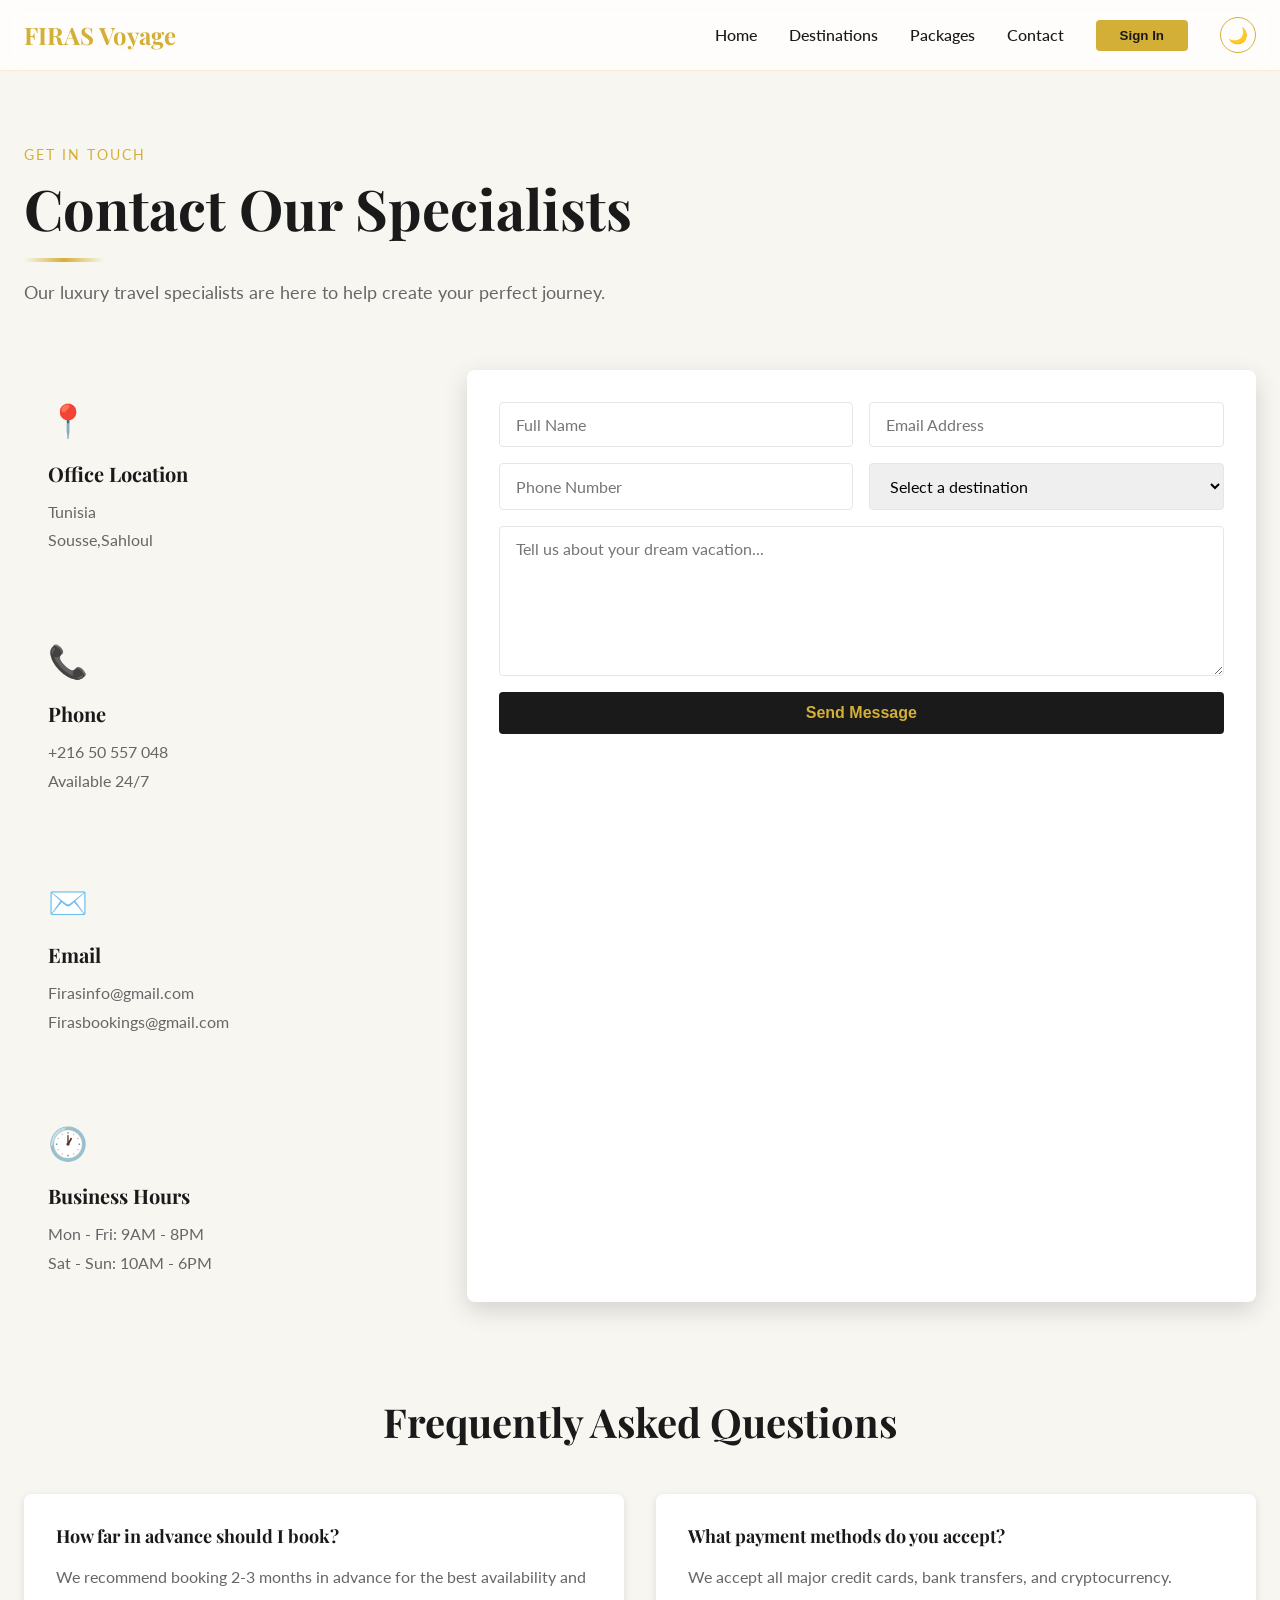
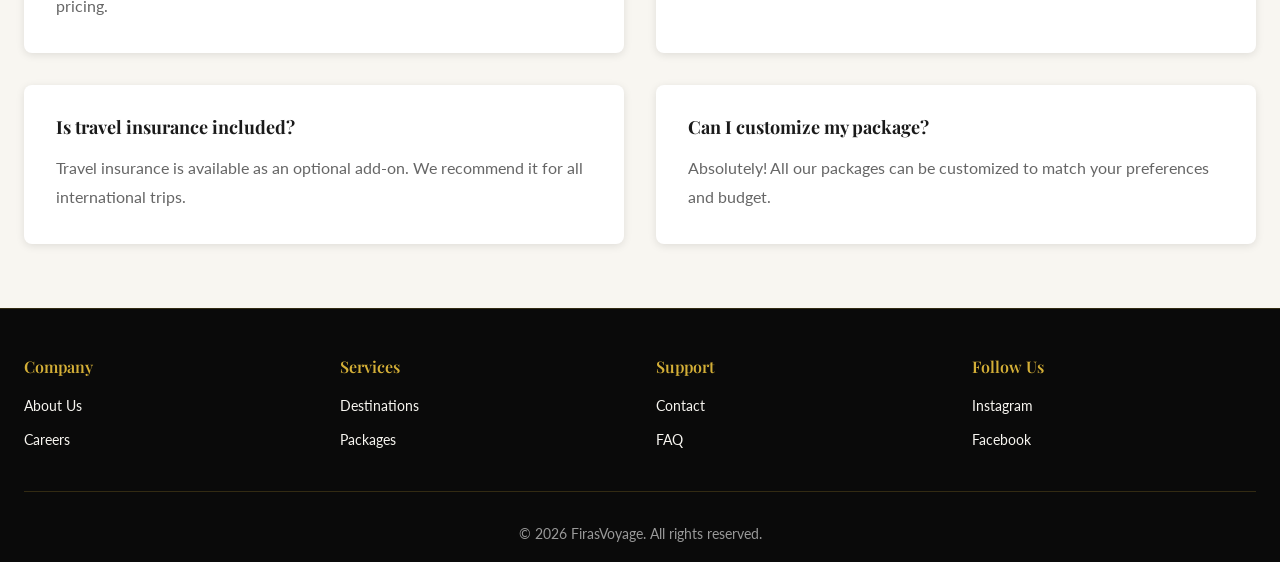
<file: travel-website/contact.html>
<!DOCTYPE html>
<html lang="en">
<head>
    <meta charset="UTF-8">
    <meta name="viewport" content="width=device-width, initial-scale=1.0">
    <title>Contact - FIRAS Voyage</title>
    <link rel="preconnect" href="https://fonts.googleapis.com">
    <link rel="preconnect" href="https://fonts.gstatic.com" crossorigin>
    <link href="https://fonts.googleapis.com/css2?family=Playfair+Display:wght@400;500;600;700;800&family=Lato:wght@300;400;700&display=swap" rel="stylesheet">
    <link rel="stylesheet" href="css/style.css">
</head>

<body>
    <nav class="navbar">
        <div class="nav-container">
            <div class="nav-logo"><a href="index.html" style="text-decoration:none;color:inherit">FIRAS Voyage</a></div>
            <button class="mobile-menu-btn" onclick="toggleMobileMenu()">☰</button>
            <ul class="nav-menu">
                <li><a href="index.html" class="nav-link">Home</a></li>
                <li><a href="destinations.html" class="nav-link">Destinations</a></li>
                <li><a href="packages.html" class="nav-link">Packages</a></li>
                <li><a href="contact.html" class="nav-link active">Contact</a></li>
                <li><button class="nav-signin" onclick="openSignIn()">Sign In</button></li>
                <li><button class="theme-toggle" onclick="toggleTheme()" title="Toggle dark/light mode">🌙</button></li>
            </ul>
        </div>
    </nav>

    <div class="main-container">
        <section id="contact" class="page active">
            <div class="page-header">
                <p class="section-subtitle">Get in Touch</p>
                <h1 class="section-title">Contact Our Specialists</h1>
                <div class="gold-line"></div>
                <p class="page-description">Our luxury travel specialists are here to help create your perfect journey.</p>
            </div>
            <div class="contact-container">
                <div class="contact-info">
                    <div class="info-card"><div class="info-icon">📍</div><h3>Office Location</h3><p>Tunisia<br>Sousse,Sahloul</p></div>
                    <div class="info-card"><div class="info-icon">📞</div><h3>Phone</h3><p>+216 50 557 048<br>Available 24/7</p></div>
                    <div class="info-card"><div class="info-icon">✉️</div><h3>Email</h3><p>Firasinfo@gmail.com<br>Firasbookings@gmail.com</p></div>
                    <div class="info-card"><div class="info-icon">🕐</div><h3>Business Hours</h3><p>Mon - Fri: 9AM - 8PM<br>Sat - Sun: 10AM - 6PM</p></div>
                </div>
                <div class="contact-form-container">
                    <form class="contact-form" onsubmit="handleContactSubmit(event)">
                        <div class="form-row">
                            <input type="text" placeholder="Full Name" required>
                            <input type="email" placeholder="Email Address" required>
                        </div>
                        <div class="form-row">
                            <input type="tel" placeholder="Phone Number">
                            <select required>
                                <option value="">Select a destination</option>
                                <option>Maldives</option><option>Swiss Alps</option>
                                <option>Dubai</option><option>Bali</option>
                                <option>Paris</option><option>Santorini</option>
                                <option>Lebanon</option><option>Tunisia</option>
                                <option>Custom Itinerary</option>
                            </select>
                        </div>
                        <textarea placeholder="Tell us about your dream vacation..." rows="6" required></textarea>
                        <button type="submit" class="btn btn-primary">Send Message</button>
                    </form>
                </div>
            </div>
            <div class="faq-section">
                <h2>Frequently Asked Questions</h2>
                <div class="faq-grid">
                    <div class="faq-item"><h3>How far in advance should I book?</h3><p>We recommend booking 2-3 months in advance for the best availability and pricing.</p></div>
                    <div class="faq-item"><h3>What payment methods do you accept?</h3><p>We accept all major credit cards, bank transfers, and cryptocurrency.</p></div>
                    <div class="faq-item"><h3>Is travel insurance included?</h3><p>Travel insurance is available as an optional add-on. We recommend it for all international trips.</p></div>
                    <div class="faq-item"><h3>Can I customize my package?</h3><p>Absolutely! All our packages can be customized to match your preferences and budget.</p></div>
                </div>
            </div>
        </section>
    </div>

    <div id="signInModal" class="modal">
        <div class="modal-content">
            <span class="close" onclick="closeSignIn()">&times;</span>
            <h2>Welcome Back</h2>
            <form onsubmit="handleSignIn(event)">
                <input type="email" placeholder="Email Address" required>
                <input type="password" placeholder="Password" required>
                <button type="submit" class="btn btn-gold">Sign In</button>
            </form>
            <button class="btn btn-secondary" onclick="closeSignIn()">Cancel</button>
        </div>
    </div>

    <footer class="footer">
        <div class="footer-content">
            <div class="footer-section"><h4>Company</h4><ul><li><a href="#">About Us</a></li><li><a href="#">Careers</a></li></ul></div>
            <div class="footer-section"><h4>Services</h4><ul><li><a href="destinations.html">Destinations</a></li><li><a href="packages.html">Packages</a></li></ul></div>
            <div class="footer-section"><h4>Support</h4><ul><li><a href="contact.html">Contact</a></li><li><a href="#">FAQ</a></li></ul></div>
            <div class="footer-section"><h4>Follow Us</h4><ul><li><a href="#">Instagram</a></li><li><a href="#">Facebook</a></li></ul></div>
        </div>
        <div class="footer-bottom"><p>&copy; 2026 FirasVoyage. All rights reserved.</p></div>
    </footer>

    <script src="js/main.js"></script>
</body>
</html>
</file>
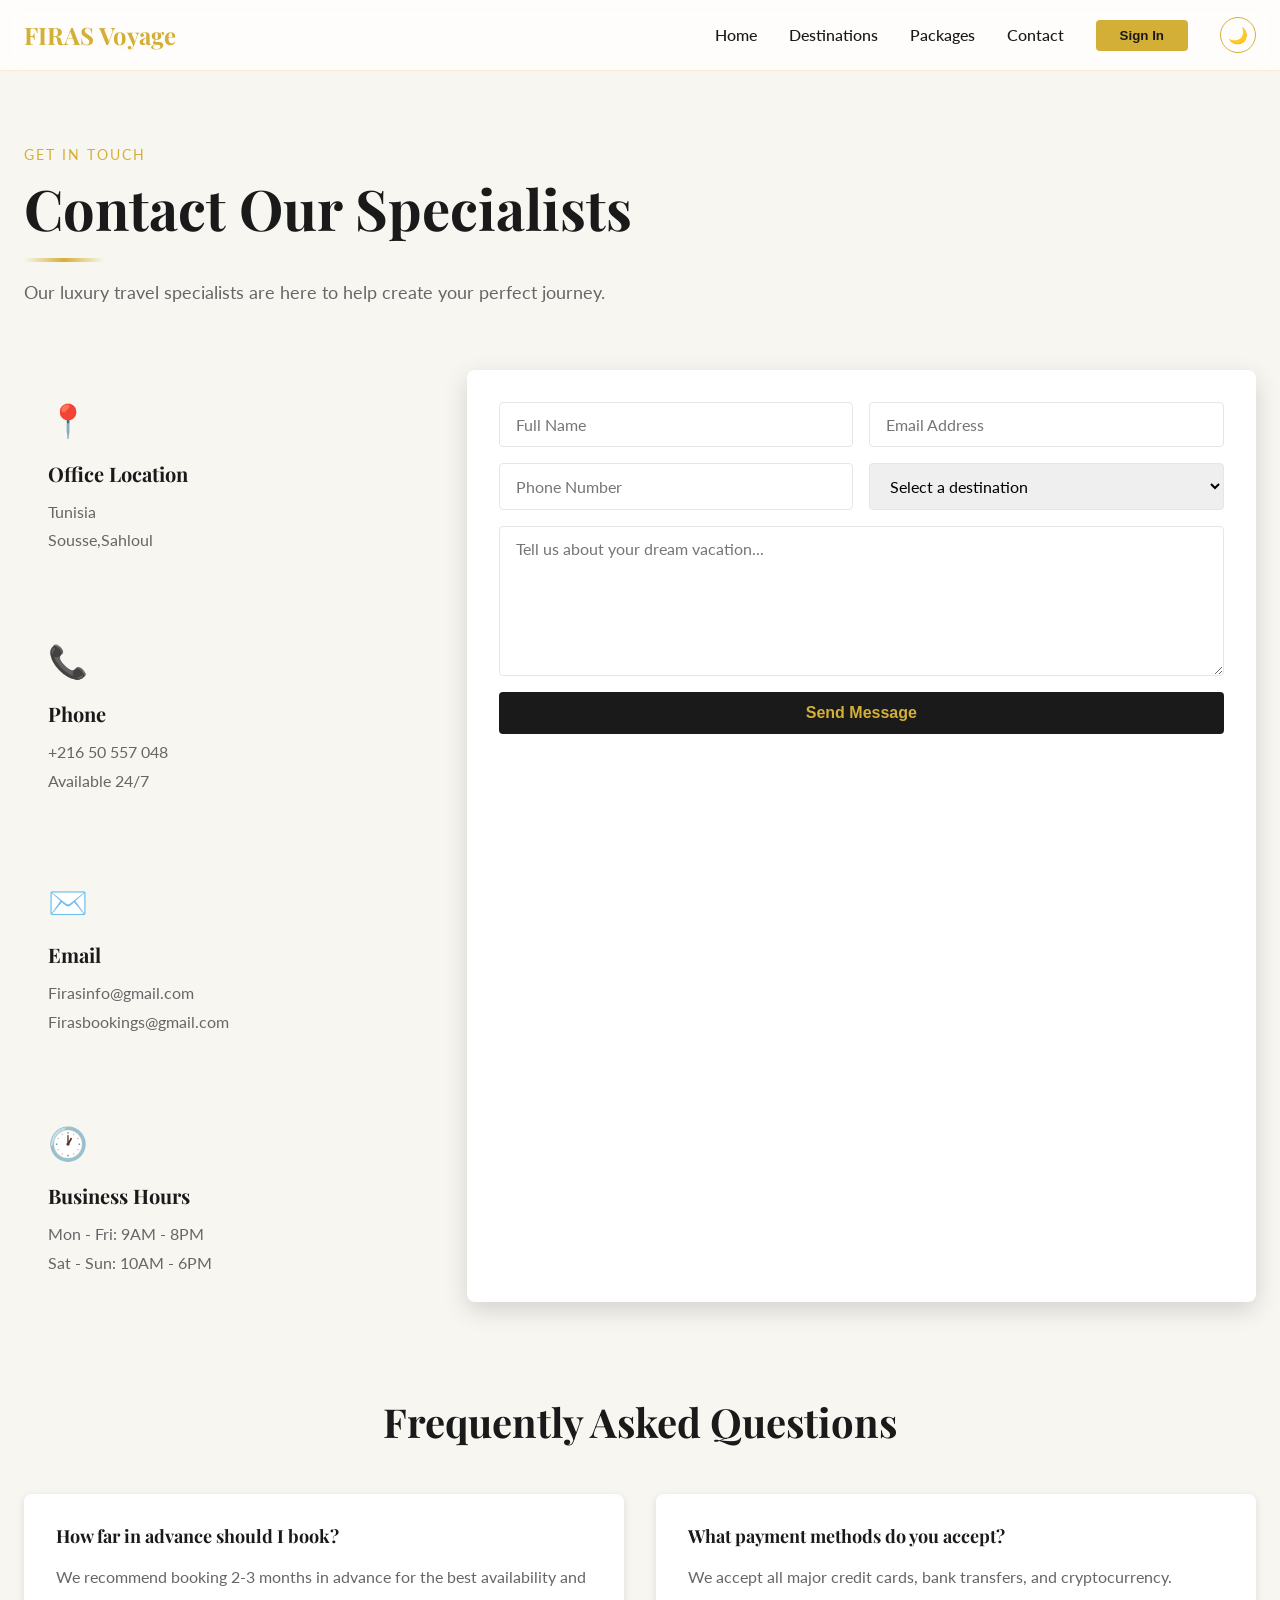
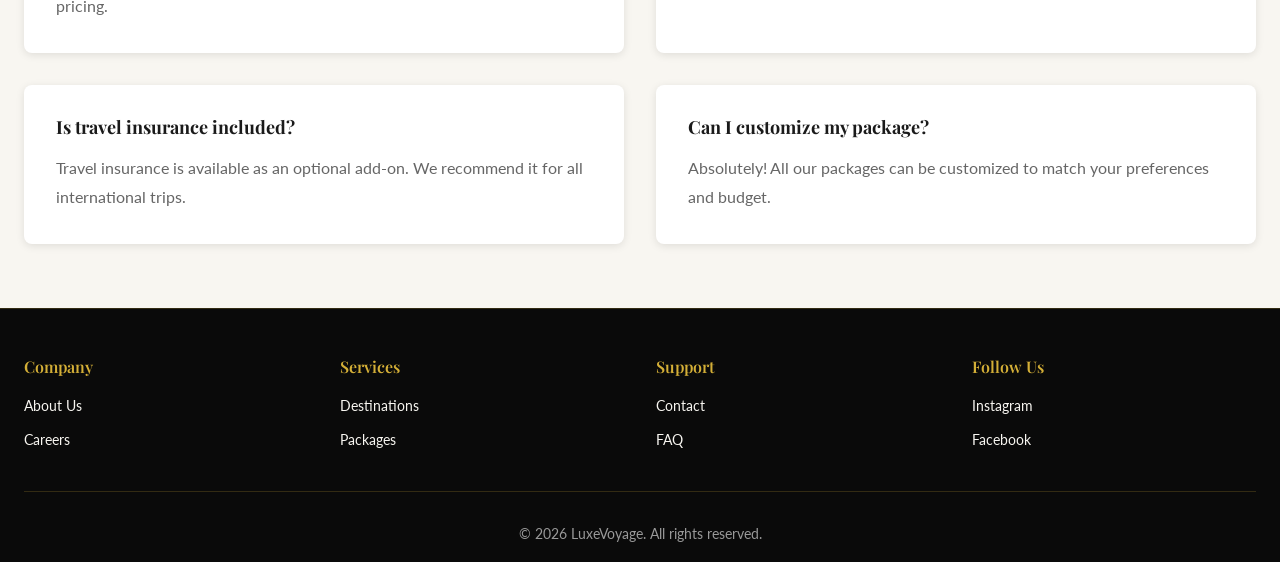
<file: travel-website/html/contact.html>
<!DOCTYPE html>
<html lang="en">
<head>
    <meta charset="UTF-8">
    <meta name="viewport" content="width=device-width, initial-scale=1.0">
    <title>Contact - FIRAS Voyage</title>
    <link rel="preconnect" href="https://fonts.googleapis.com">
    <link rel="preconnect" href="https://fonts.gstatic.com" crossorigin>
    <link href="https://fonts.googleapis.com/css2?family=Playfair+Display:wght@400;500;600;700;800&family=Lato:wght@300;400;700&display=swap" rel="stylesheet">
    <link rel="stylesheet" href="../css/style.css">
</head>

<body>
    <nav class="navbar">
        <div class="nav-container">
            <div class="nav-logo"><a href="index.html" style="text-decoration:none;color:inherit">FIRAS Voyage</a></div>
            <button class="mobile-menu-btn" onclick="toggleMobileMenu()">☰</button>
            <ul class="nav-menu">
                <li><a href="index.html" class="nav-link">Home</a></li>
                <li><a href="destinations.html" class="nav-link">Destinations</a></li>
                <li><a href="packages.html" class="nav-link">Packages</a></li>
                <li><a href="contact.html" class="nav-link active">Contact</a></li>
                <li><button class="nav-signin" onclick="openSignIn()">Sign In</button></li>
                <li><button class="theme-toggle" onclick="toggleTheme()" title="Toggle dark/light mode">🌙</button></li>
            </ul>
        </div>
    </nav>

    <div class="main-container">
        <section id="contact" class="page active">
            <div class="page-header">
                <p class="section-subtitle">Get in Touch</p>
                <h1 class="section-title">Contact Our Specialists</h1>
                <div class="gold-line"></div>
                <p class="page-description">Our luxury travel specialists are here to help create your perfect journey.</p>
            </div>
            <div class="contact-container">
                <div class="contact-info">
                    <div class="info-card"><div class="info-icon">📍</div><h3>Office Location</h3><p>Tunisia<br>Sousse,Sahloul</p></div>
                    <div class="info-card"><div class="info-icon">📞</div><h3>Phone</h3><p>+216 50 557 048<br>Available 24/7</p></div>
                    <div class="info-card"><div class="info-icon">✉️</div><h3>Email</h3><p>Firasinfo@gmail.com<br>Firasbookings@gmail.com</p></div>
                    <div class="info-card"><div class="info-icon">🕐</div><h3>Business Hours</h3><p>Mon - Fri: 9AM - 8PM<br>Sat - Sun: 10AM - 6PM</p></div>
                </div>
                <div class="contact-form-container">
                    <form class="contact-form" onsubmit="handleContactSubmit(event)">
                        <div class="form-row">
                            <input type="text" placeholder="Full Name" required>
                            <input type="email" placeholder="Email Address" required>
                        </div>
                        <div class="form-row">
                            <input type="tel" placeholder="Phone Number">
                            <select required>
                                <option value="">Select a destination</option>
                                <option>Maldives</option><option>Swiss Alps</option>
                                <option>Dubai</option><option>Bali</option>
                                <option>Paris</option><option>Santorini</option>
                                <option>Lebanon</option><option>Tunisia</option>
                                <option>Custom Itinerary</option>
                            </select>
                        </div>
                        <textarea placeholder="Tell us about your dream vacation..." rows="6" required></textarea>
                        <button type="submit" class="btn btn-primary">Send Message</button>
                    </form>
                </div>
            </div>
            <div class="faq-section">
                <h2>Frequently Asked Questions</h2>
                <div class="faq-grid">
                    <div class="faq-item"><h3>How far in advance should I book?</h3><p>We recommend booking 2-3 months in advance for the best availability and pricing.</p></div>
                    <div class="faq-item"><h3>What payment methods do you accept?</h3><p>We accept all major credit cards, bank transfers, and cryptocurrency.</p></div>
                    <div class="faq-item"><h3>Is travel insurance included?</h3><p>Travel insurance is available as an optional add-on. We recommend it for all international trips.</p></div>
                    <div class="faq-item"><h3>Can I customize my package?</h3><p>Absolutely! All our packages can be customized to match your preferences and budget.</p></div>
                </div>
            </div>
        </section>
    </div>

    <div id="signInModal" class="modal">
        <div class="modal-content">
            <span class="close" onclick="closeSignIn()">&times;</span>
            <h2>Welcome Back</h2>
            <form onsubmit="handleSignIn(event)">
                <input type="email" placeholder="Email Address" required>
                <input type="password" placeholder="Password" required>
                <button type="submit" class="btn btn-gold">Sign In</button>
            </form>
            <button class="btn btn-secondary" onclick="closeSignIn()">Cancel</button>
        </div>
    </div>

    <footer class="footer">
        <div class="footer-content">
            <div class="footer-section"><h4>Company</h4><ul><li><a href="#">About Us</a></li><li><a href="#">Careers</a></li></ul></div>
            <div class="footer-section"><h4>Services</h4><ul><li><a href="destinations.html">Destinations</a></li><li><a href="packages.html">Packages</a></li></ul></div>
            <div class="footer-section"><h4>Support</h4><ul><li><a href="contact.html">Contact</a></li><li><a href="#">FAQ</a></li></ul></div>
            <div class="footer-section"><h4>Follow Us</h4><ul><li><a href="#">Instagram</a></li><li><a href="#">Facebook</a></li></ul></div>
        </div>
        <div class="footer-bottom"><p>&copy; 2026 LuxeVoyage. All rights reserved.</p></div>
    </footer>

    <script src="../js/main.js"></script>
</body>
</html>
</file>
<file: travel-website/css/style.css>
:root {
    --primary-color: #1a1a1a;
    --gold-color: #d4af37;
    --cream-color: #f8f6f1;
    --light-gray: #e8e6e1;
    --dark-gray: #2a2a2a;
    --text-dark: #1a1a1a;
    --text-light: #f8f6f1;
    --border-color: rgba(212, 175, 55, 0.2);
    
    --font-serif: 'Playfair Display', serif;
    --font-sans: 'Lato', sans-serif;
    
    --transition: all 0.3s ease-out;
    --shadow-sm: 0 2px 8px rgba(0, 0, 0, 0.1);
    --shadow-md: 0 8px 24px rgba(0, 0, 0, 0.15);
    --shadow-lg: 0 16px 48px rgba(0, 0, 0, 0.2);
}

/* ========== GLOBAL STYLES ========== */
* {
    margin: 0;
    padding: 0;
    box-sizing: border-box;
}

html {
    scroll-behavior: smooth;
}

body {
    font-family: var(--font-sans);
    color: var(--text-dark);
    background-color: var(--cream-color);
    line-height: 1.6;
    overflow-x: hidden;
}

h1, h2, h3, h4, h5, h6 {
    font-family: var(--font-serif);
    font-weight: 700;
    line-height: 1.2;
}

a {
    color: var(--gold-color);
    text-decoration: none;
    transition: var(--transition);
}

a:hover {
    color: var(--text-dark);
}

/* ========== LOADING SCREEN ========== */
.loading-screen {
    position: fixed;
    top: 0;
    left: 0;
    width: 100%;
    height: 100%;
    background: linear-gradient(to bottom, #1a1a1a, #2a2a2a);
    display: flex;
    align-items: center;
    justify-content: center;
    z-index: 9999;
    animation: fadeOutLoading 0.5s ease-out 3.5s forwards;
}

@keyframes fadeOutLoading {
    from {
        opacity: 1;
        visibility: visible;
    }
    to {
        opacity: 0;
        visibility: hidden;
    }
}

.loading-content {
    text-align: center;
}

.airplane-animation {
    width: 100px;
    height: 100px;
    margin-bottom: 32px;
    animation: pulse 1s ease-in-out infinite;
}

@keyframes pulse {
    0%, 100% { opacity: 0.8; }
    50% { opacity: 1; }
}

.loading-title {
    font-size: 2.5rem;
    color: var(--gold-color);
    margin-bottom: 16px;
    letter-spacing: 2px;
}

.loading-text {
    font-size: 1.125rem;
    color: var(--text-light);
    letter-spacing: 1px;
}

/* ========== NAVIGATION ========== */
.navbar {
    position: fixed;
    top: 0;
    width: 100%;
    background: rgba(255, 255, 255, 0.8);
    backdrop-filter: blur(10px);
    border-bottom: 1px solid var(--border-color);
    z-index: 1000;
    padding: 1rem 0;
}

.nav-container {
    max-width: 1280px;
    margin: 0 auto;
    padding: 0 1.5rem;
    display: flex;
    justify-content: space-between;
    align-items: center;
}

.nav-logo {
    font-family: var(--font-serif);
    font-size: 1.5rem;
    font-weight: 700;
    color: var(--gold-color);
}

.nav-menu {
    display: flex;
    list-style: none;
    gap: 2rem;
    align-items: center;
}
.mobile-menu-btn {
    display: none;
}

.nav-link {
    color: var(--text-dark);
    font-weight: 500;
    cursor: pointer;
    transition: var(--transition);
}

.nav-link:hover {
    color: var(--gold-color);
}

.nav-signin {
    padding: 0.5rem 1.5rem;
    background-color: var(--gold-color);
    color: var(--text-dark);
    border: none;
    border-radius: 4px;
    font-weight: 600;
    cursor: pointer;
    transition: var(--transition);
}

.nav-signin:hover {
    background-color: #c99a2e;
}

/* ========== MAIN CONTAINER ========== */
.main-container {
    margin-top: 80px;
}

.page {
    display: none;
    animation: fadeIn 0.5s ease-out;
}

.page.active {
    display: block;
}

@keyframes fadeIn {
    from {
        opacity: 0;
        transform: translateY(20px);
    }
    to {
        opacity: 1;
        transform: translateY(0);
    }
}

/* ========== PAGE HEADER ========== */
.page-header {
    max-width: 1280px;
    margin: 0 auto;
    padding: 4rem 1.5rem 2rem;
}

.section-subtitle {
    color: var(--gold-color);
    font-size: 0.875rem;
    letter-spacing: 2px;
    text-transform: uppercase;
    margin-bottom: 0.5rem;
}

.section-title {
    font-size: 3.5rem;
    color: var(--text-dark);
    margin-bottom: 1rem;
}

.gold-line {
    width: 80px;
    height: 4px;
    background: linear-gradient(to right, transparent, var(--gold-color), transparent);
    margin: 1rem 0;
}

.page-description {
    font-size: 1.125rem;
    color: #666;
    max-width: 600px;
    margin-top: 1rem;
}

/* ========== HERO SECTION ========== */
.hero {
    max-width: 1280px;
    margin: 0 auto;
    padding: 4rem 1.5rem;
}

.hero-content {
    display: grid;
    grid-template-columns: 1fr 1fr;
    gap: 3rem;
    align-items: center;
}

.hero-subtitle {
    color: var(--gold-color);
    font-size: 0.875rem;
    letter-spacing: 2px;
    text-transform: uppercase;
    margin-bottom: 1rem;
}

.hero-title {
    font-size: 3.5rem;
    color: var(--text-dark);
    margin-bottom: 1.5rem;
    line-height: 1.1;
}

.hero-description {
    font-size: 1.125rem;
    color: #666;
    margin-bottom: 2rem;
    line-height: 1.8;
}

.hero-buttons {
    display: flex;
    gap: 1rem;
}

.hero-image {
    position: relative;
    border-radius: 8px;
    overflow: hidden;
    box-shadow: var(--shadow-lg);
    height: 400px;
}

.hero-image img {
    width: 100%;
    height: 100%;
    object-fit: cover;
    transition: var(--transition);
}

.hero-image:hover img {
    transform: scale(1.05);
}

/* ========== BUTTONS ========== */
.btn {
    padding: 0.75rem 2rem;
    border: none;
    border-radius: 4px;
    font-weight: 600;
    cursor: pointer;
    transition: var(--transition);
    font-size: 1rem;
}

.btn-primary {
    background-color: var(--text-dark);
    color: var(--gold-color);
}

.btn-primary:hover {
    background-color: var(--dark-gray);
    transform: translateY(-2px);
}

.btn-secondary {
    background-color: transparent;
    color: var(--text-dark);
    border: 2px solid var(--gold-color);
}

.btn-secondary:hover {
    background-color: rgba(212, 175, 55, 0.1);
}
.btn-outline {
    background-color: transparent;
    color: var(--text-dark);
    border: 2px solid var(--gold-color);
}
.btn-outline:hover {
    background-color: rgba(212, 175, 55, 0.1);
}
.btn-gold {
    background-color: var(--gold-color);
    color: var(--text-dark);
}

.btn-gold:hover {
    background-color: #c99a2e;
}

/* ========== FEATURED DESTINATIONS ========== */
.featured-destinations {
    background-color: white;
    padding: 4rem 1.5rem;
}

.featured-destinations .section-header {
    max-width: 1280px;
    margin: 0 auto 3rem;
    padding: 0;
}

.destinations-grid {
    max-width: 1280px;
    margin: 0 auto;
    display: grid;
    grid-template-columns: repeat(3, 1fr);
    gap: 2rem;
}

.destination-card {
    background: white;
    border-radius: 8px;
    overflow: hidden;
    box-shadow: var(--shadow-md);
    transition: var(--transition);
    cursor: pointer;
    animation: slideInUp 0.6s ease-out;
}

@keyframes slideInUp {
    from {
        opacity: 0;
        transform: translateY(30px);
    }
    to {
        opacity: 1;
        transform: translateY(0);
    }
}

.destination-card:hover {
    box-shadow: var(--shadow-lg);
    transform: translateY(-8px);
}

.destination-card img {
    width: 100%;
    height: 250px;
    object-fit: cover;
    transition: var(--transition);
}

.destination-card:hover img {
    transform: scale(1.1);
}

.destination-card h3 {
    font-size: 1.5rem;
    padding: 1.5rem 1.5rem 0.5rem;
    color: var(--text-dark);
}

.destination-card p {
    padding: 0 1.5rem;
    color: #666;
    font-size: 0.95rem;
}

.destination-card .price {
    display: block;
    padding: 1rem 1.5rem 0;
    font-size: 1.5rem;
    font-weight: 700;
    color: var(--gold-color);
}

.destination-card .learn-more {
    display: inline-block;
    padding: 1rem 1.5rem;
    color: var(--gold-color);
    font-weight: 600;
    transition: var(--transition);
}

.destination-card .learn-more:hover {
    color: var(--text-dark);
}

/* ========== WHY CHOOSE US ========== */
.why-choose-us {
    background-color: var(--cream-color);
    padding: 4rem 1.5rem;
}

.why-choose-us .section-header {
    max-width: 1280px;
    margin: 0 auto 3rem;
    padding: 0;
}

.features-grid {
    max-width: 1280px;
    margin: 0 auto;
    display: grid;
    grid-template-columns: repeat(3, 1fr);
    gap: 2rem;
}

.feature-card {
    padding: 2rem;
}

.feature-number {
    width: 48px;
    height: 48px;
    background-color: rgba(212, 175, 55, 0.2);
    border-radius: 50%;
    display: flex;
    align-items: center;
    justify-content: center;
    font-weight: 700;
    color: var(--text-dark);
    margin-bottom: 1rem;
}

.feature-card h3 {
    font-size: 1.25rem;
    margin-bottom: 0.75rem;
}

.feature-card p {
    color: #666;
    line-height: 1.8;
}

/* ========== NEWSLETTER ========== */
.newsletter {
    background-color: var(--text-dark);
    color: var(--text-light);
    padding: 4rem 1.5rem;
    text-align: center;
}

.newsletter h2 {
    font-size: 2.5rem;
    margin-bottom: 1rem;
}

.newsletter p {
    font-size: 1.125rem;
    color: var(--gold-color);
    margin-bottom: 2rem;
}

.newsletter-form {
    display: flex;
    gap: 1rem;
    max-width: 500px;
    margin: 0 auto;
}

.newsletter-form input {
    flex: 1;
    padding: 0.75rem 1rem;
    background-color: rgba(255, 255, 255, 0.1);
    border: 1px solid rgba(212, 175, 55, 0.3);
    border-radius: 4px;
    color: var(--text-light);
    font-family: var(--font-sans);
}

.newsletter-form input::placeholder {
    color: rgba(248, 246, 241, 0.6);
}

.newsletter-form input:focus {
    outline: none;
    border-color: var(--gold-color);
}

/* ========== FILTER SECTION ========== */
.filter-section {
    max-width: 1280px;
    margin: 2rem auto;
    padding: 0 1.5rem;
    display: flex;
    gap: 1rem;
    align-items: center;
    flex-wrap: wrap;
    background-color: white;
    padding: 1.5rem;
    border-bottom: 1px solid var(--border-color);
}

.filter-section span {
    font-weight: 600;
    color: var(--text-dark);
}

.filter-btn {
    padding: 0.5rem 1rem;
    background-color: #f0f0f0;
    color: var(--text-dark);
    border: none;
    border-radius: 4px;
    cursor: pointer;
    transition: var(--transition);
    font-weight: 500;
}

.filter-btn:hover {
    background-color: #e0e0e0;
}

.filter-btn.active {
    background-color: var(--gold-color);
    color: var(--text-dark);
    font-weight: 600;
}

/* ========== DESTINATIONS FULL GRID ========== */
.destinations-full-grid {
    max-width: 1280px;
    margin: 0 auto;
    padding: 2rem 1.5rem;
    display: grid;
    grid-template-columns: repeat(2, 1fr);
    gap: 2rem;
}

.destination-full-card {
    animation: slideInUp 0.6s ease-out;
}

.destination-full-card img {
    width: 100%;
    height: 300px;
    object-fit: cover;
    border-radius: 8px;
    margin-bottom: 1.5rem;
    transition: var(--transition);
}

.destination-full-card:hover img {
    transform: scale(1.05);
}

.destination-full-card h3 {
    font-size: 2rem;
    margin-bottom: 0.75rem;
}

.destination-full-card p {
    color: #666;
    margin-bottom: 1rem;
    line-height: 1.8;
}

.destination-full-card .highlights {
    display: flex;
    flex-wrap: wrap;
    gap: 0.5rem;
    margin: 1rem 0;
}

.highlight-tag {
    padding: 0.25rem 0.75rem;
    background-color: rgba(212, 175, 55, 0.1);
    color: var(--gold-color);
    border: 1px solid rgba(212, 175, 55, 0.3);
    border-radius: 20px;
    font-size: 0.85rem;
}

.best-time {
    color: var(--gold-color);
    font-weight: 600;
    font-size: 0.9rem;
}

/* ========== PACKAGES GRID ========== */
.packages-grid {
    max-width: 1280px;
    margin: 0 auto;
    padding: 2rem 1.5rem;
    display: grid;
    grid-template-columns: repeat(3, 1fr);
    gap: 2rem;
}

.package-card {
    background: white;
    border-radius: 8px;
    overflow: hidden;
    box-shadow: var(--shadow-md);
    transition: var(--transition);
    animation: slideInUp 0.6s ease-out;
}

.package-card:hover {
    box-shadow: var(--shadow-lg);
    transform: translateY(-8px);
}

.package-card-image {
    position: relative;
    height: 250px;
    overflow: hidden;
}

.package-card-image img {
    width: 100%;
    height: 100%;
    object-fit: cover;
    transition: var(--transition);
}

.package-card:hover .package-card-image img {
    transform: scale(1.1);
}

.package-duration {
    position: absolute;
    top: 1rem;
    right: 1rem;
    background-color: var(--gold-color);
    color: var(--text-dark);
    padding: 0.5rem 1rem;
    border-radius: 4px;
    font-weight: 600;
    font-size: 0.9rem;
}

.package-rating {
    position: absolute;
    bottom: 1rem;
    left: 1rem;
    background-color: rgba(0, 0, 0, 0.7);
    color: var(--gold-color);
    padding: 0.25rem 0.75rem;
    border-radius: 4px;
    font-size: 0.9rem;
}

.package-card-content {
    padding: 1.5rem;
}

.package-destination {
    color: var(--gold-color);
    font-size: 0.85rem;
    font-weight: 600;
    margin-bottom: 0.5rem;
}

.package-card h3 {
    font-size: 1.5rem;
    margin-bottom: 1rem;
}

.package-includes {
    margin: 1rem 0;
}

.package-includes p {
    font-size: 0.9rem;
    font-weight: 600;
    margin-bottom: 0.5rem;
}

.package-includes ul {
    list-style: none;
    padding-left: 0;
}

.package-includes li {
    font-size: 0.85rem;
    color: #666;
    margin-bottom: 0.25rem;
    display: flex;
    align-items: center;
    gap: 0.5rem;
}

.package-includes li:before {
    content: "✓";
    color: var(--gold-color);
    font-weight: 700;
}

.package-footer {
    border-top: 1px solid var(--light-gray);
    padding-top: 1rem;
    display: flex;
    justify-content: space-between;
    align-items: center;
}

.package-price {
    font-size: 0.85rem;
    color: #999;
    margin-bottom: 0.25rem;
}

.package-price-amount {
    font-size: 1.75rem;
    font-weight: 700;
    color: var(--gold-color);
}

.package-card .btn {
    padding: 0.5rem 1rem;
    font-size: 0.9rem;
}

/* ========== CONTACT SECTION ========== */
.contact-container {
    max-width: 1280px;
    margin: 0 auto;
    padding: 2rem 1.5rem;
    display: grid;
    grid-template-columns: 1fr 2fr;
    gap: 3rem;
}

.contact-info {
    display: grid;
    grid-template-columns: 1fr;
    gap: 2rem;
}

.info-card {
    padding: 1.5rem;
}

.info-icon {
    font-size: 2rem;
    margin-bottom: 1rem;
}

.info-card h3 {
    font-size: 1.25rem;
    margin-bottom: 0.75rem;
}

.info-card p {
    color: #666;
    line-height: 1.8;
}

.contact-form-container {
    background: white;
    border-radius: 8px;
    box-shadow: var(--shadow-md);
    padding: 2rem;
}

.contact-form {
    display: flex;
    flex-direction: column;
    gap: 1rem;
}

.form-row {
    display: grid;
    grid-template-columns: 1fr 1fr;
    gap: 1rem;
}

.contact-form input,
.contact-form select,
.contact-form textarea {
    padding: 0.75rem 1rem;
    border: 1px solid var(--light-gray);
    border-radius: 4px;
    font-family: var(--font-sans);
    font-size: 1rem;
    transition: var(--transition);
}

.contact-form input:focus,
.contact-form select:focus,
.contact-form textarea:focus {
    outline: none;
    border-color: var(--gold-color);
    box-shadow: 0 0 0 3px rgba(212, 175, 55, 0.1);
}

.contact-form textarea {
    resize: vertical;
    min-height: 150px;
}

/* ========== FAQ SECTION ========== */
.faq-section {
    max-width: 1280px;
    margin: 4rem auto;
    padding: 0 1.5rem;
}

.faq-section h2 {
    font-size: 2.5rem;
    text-align: center;
    margin-bottom: 3rem;
}

.faq-grid {
    display: grid;
    grid-template-columns: repeat(2, 1fr);
    gap: 2rem;
}

.faq-item {
    background: white;
    padding: 2rem;
    border-radius: 8px;
    box-shadow: var(--shadow-sm);
}

.faq-item h3 {
    font-size: 1.125rem;
    margin-bottom: 1rem;
    color: var(--text-dark);
}

.faq-item p {
    color: #666;
    line-height: 1.8;
}

/* ========== MODAL ========== */
.modal {
    display: none;
    position: fixed;
    z-index: 2000;
    left: 0;
    top: 0;
    width: 100%;
    height: 100%;
    background-color: rgba(0, 0, 0, 0.5);
    backdrop-filter: blur(4px);
    animation: fadeIn 0.3s ease-out;
}

.modal.active {
    display: flex;
    align-items: center;
    justify-content: center;
}

.modal-content {
    background-color: white;
    padding: 2rem;
    border-radius: 8px;
    max-width: 400px;
    width: 90%;
    box-shadow: var(--shadow-lg);
    animation: slideInUp 0.3s ease-out;
}

.close {
    float: right;
    font-size: 2rem;
    font-weight: bold;
    color: #999;
    cursor: pointer;
    transition: var(--transition);
}

.close:hover {
    color: var(--text-dark);
}

.modal-content h2 {
    font-size: 1.75rem;
    margin-bottom: 1.5rem;
}

.modal-content form {
    display: flex;
    flex-direction: column;
    gap: 1rem;
    margin-bottom: 1rem;
}

.modal-content input {
    padding: 0.75rem 1rem;
    border: 1px solid var(--light-gray);
    border-radius: 4px;
    font-family: var(--font-sans);
    font-size: 1rem;
}

.modal-content input:focus {
    outline: none;
    border-color: var(--gold-color);
}

.modal-content .btn {
    width: 100%;
    margin-bottom: 0.5rem;
}

/* ========== FOOTER ========== */
.footer {
    background-color: #0a0a0a;
    color: var(--text-light);
    padding: 3rem 1.5rem 1rem;
    border-top: 1px solid var(--border-color);
}

.footer-content {
    max-width: 1280px;
    margin: 0 auto;
    display: grid;
    grid-template-columns: repeat(4, 1fr);
    gap: 2rem;
    margin-bottom: 2rem;
}

.footer-section h4 {
    color: var(--gold-color);
    font-weight: 600;
    margin-bottom: 1rem;
}

.footer-section ul {
    list-style: none;
}

.footer-section ul li {
    margin-bottom: 0.5rem;
}

.footer-section a {
    color: var(--text-light);
    font-size: 0.9rem;
    transition: var(--transition);
}

.footer-section a:hover {
    color: var(--gold-color);
}

.footer-bottom {
    max-width: 1280px;
    margin: 0 auto;
    padding-top: 2rem;
    border-top: 1px solid var(--border-color);
    text-align: center;
    font-size: 0.85rem;
    color: #999;
}

/* ========== RESPONSIVE DESIGN ========== */
@media (max-width: 768px) {
    .hero-content {
        grid-template-columns: 1fr;
    }

    .hero-title {
        font-size: 2.5rem;
    }

    .destinations-grid,
    .packages-grid {
        grid-template-columns: 1fr;
    }

    .features-grid {
        grid-template-columns: 1fr;
    }

    .destinations-full-grid {
        grid-template-columns: 1fr;
    }

    .contact-container {
        grid-template-columns: 1fr;
    }

    .faq-grid {
        grid-template-columns: 1fr;
    }

    .footer-content {
        grid-template-columns: repeat(2, 1fr);
    }

    .nav-menu {
        gap: 1rem;
    }

    .newsletter-form {
        flex-direction: column;
    }

    .form-row {
        grid-template-columns: 1fr;
    }
}

@media (max-width: 480px) {
    .hero-title,
    .section-title {
        font-size: 2rem;
    }

    .nav-menu {
        gap: 0.5rem;
        font-size: 0.9rem;
    }

    .hero-buttons {
        flex-direction: column;
    }

    .btn {
        width: 100%;
        text-align: center;
    }

    .footer-content {
        grid-template-columns: 1fr;
    }
}

/* ========== UTILITY CLASSES ========== */
.hidden {
    display: none !important;
}

.visible {
    display: block !important;
}

.text-center {
    text-align: center;
}

.mt-4 {
    margin-top: 2rem;
}

.mb-4 {
    margin-bottom: 2rem;
}

/* ========== THEME TOGGLE BUTTON ========== */
.theme-toggle {
    background: transparent;
    border: 1px solid var(--gold-color);
    border-radius: 50%;
    width: 36px; height: 36px;
    cursor: pointer;
    font-size: 16px;
    transition: var(--transition);
    display: flex;
    align-items: center;
    justify-content: center;
}
.theme-toggle:hover { background: var(--gold-color); }

/* ========== DISCOUNT MODAL ========== */
.discount-modal-content {
    text-align: center; max-width: 420px;
    padding: 2.5rem 2rem; background: white;
    border-top: 5px solid var(--gold-color);
    position: relative; overflow: hidden;
}
.discount-modal-content::before {
    content: ''; position: absolute;
    top: -40px; right: -40px;
    width: 160px; height: 160px;
    background: rgba(212,175,55,0.08); border-radius: 50%;
}
.discount-badge {
    display: inline-block; background: var(--gold-color); color: #1a1a1a;
    font-size: 0.7rem; font-weight: 700; letter-spacing: 2px;
    padding: 0.3rem 1rem; border-radius: 20px; margin-bottom: 1rem;
}
.discount-percent {
    font-family: var(--font-serif); font-size: 6rem;
    font-weight: 800; color: var(--gold-color); line-height: 1; margin-bottom: 0.25rem;
}
.discount-percent span { font-size: 3rem; }
.discount-title { font-size: 1.75rem; margin-bottom: 1rem; color: var(--text-dark); }
.discount-desc { color: #666; font-size: 0.95rem; line-height: 1.7; margin-bottom: 1.5rem; }
.discount-desc strong { color: var(--gold-color); font-weight: 700; }
.discount-code-box {
    background: rgba(212,175,55,0.08); border: 1.5px dashed var(--gold-color);
    border-radius: 6px; padding: 0.75rem 1rem; font-size: 0.9rem; color: #555;
}
.discount-code { font-weight: 800; font-size: 1.1rem; color: var(--gold-color); letter-spacing: 2px; margin-left: 0.5rem; }
.discount-note { font-size: 0.78rem; color: #999; margin-top: 1rem; }

/* ========== DARK MODE ========== */
body.dark-mode {
    --cream-color: #121212; --text-dark: #f0ece0;
    --light-gray: #333; --dark-gray: #1e1e1e;
    --border-color: rgba(212,175,55,0.3);
    background-color: #121212; color: #f0ece0;
}
body.dark-mode .navbar { background: #1a1a1a; border-bottom: 1px solid #333; }
body.dark-mode .nav-link { color: #f0ece0; }
body.dark-mode .nav-logo { color: var(--gold-color); }
body.dark-mode .hero-title, body.dark-mode .section-title { color: #f0ece0; }
body.dark-mode .hero-description, body.dark-mode .page-description { color: #aaa; }
body.dark-mode .btn-secondary, body.dark-mode .btn-outline { color: #f0ece0; }
body.dark-mode .featured-destinations { background-color: #1a1a1a; }
body.dark-mode .destination-card { background: #1e1e1e; box-shadow: 0 8px 24px rgba(0,0,0,0.5); }
body.dark-mode .destination-card h3 { color: #f0ece0; }
body.dark-mode .destination-card p { color: #aaa; }
body.dark-mode .why-choose-us { background-color: #161616; }
body.dark-mode .feature-card p { color: #aaa; }
body.dark-mode .feature-card h3 { color: #f0ece0; }
body.dark-mode .newsletter { background-color: #0a0a0a; color: #f0ece0; }
body.dark-mode .newsletter h2 { color: #f0ece0; }
body.dark-mode .newsletter-form input { background-color: rgba(255,255,255,0.08); border-color: rgba(212,175,55,0.4); color: #f0ece0; }
body.dark-mode .newsletter-form input::placeholder { color: rgba(255,255,255,0.4); }
body.dark-mode .filter-section { background-color: #1a1a1a; border-color: #333; color: #f0ece0; }
body.dark-mode .filter-section span { color: #f0ece0; }
body.dark-mode .filter-btn { background-color: #2a2a2a; color: #f0ece0; }
body.dark-mode .filter-btn:hover { background-color: #333; }
body.dark-mode .destination-full-card h3 { color: #f0ece0; }
body.dark-mode .destination-full-card p { color: #aaa; }
body.dark-mode .package-card { background: #1e1e1e; box-shadow: 0 8px 24px rgba(0,0,0,0.5); }
body.dark-mode .package-card h3 { color: #f0ece0; }
body.dark-mode .package-includes li { color: #aaa; }
body.dark-mode .package-price { color: #888; }
body.dark-mode .package-footer { border-top-color: #333; }
body.dark-mode .contact-form-container { background: #1e1e1e; box-shadow: 0 8px 24px rgba(0,0,0,0.5); }
body.dark-mode .contact-form input,
body.dark-mode .contact-form select,
body.dark-mode .contact-form textarea { background: #2a2a2a; color: #f0ece0; border-color: #444; }
body.dark-mode .contact-form input::placeholder,
body.dark-mode .contact-form textarea::placeholder { color: #888; }
body.dark-mode .contact-form select option { background: #2a2a2a; color: #f0ece0; }
body.dark-mode .info-card p { color: #aaa; }
body.dark-mode .info-card h3 { color: #f0ece0; }
body.dark-mode .faq-item { background: #1e1e1e; box-shadow: 0 2px 8px rgba(0,0,0,0.4); }
body.dark-mode .faq-item h3 { color: #f0ece0; }
body.dark-mode .faq-item p { color: #aaa; }
body.dark-mode .modal-content { background: #1e1e1e; color: #f0ece0; }
body.dark-mode .modal-content h2 { color: #f0ece0; }
body.dark-mode .modal-content input { background: #2a2a2a; color: #f0ece0; border-color: #444; }
body.dark-mode .close { color: #aaa; }
body.dark-mode .close:hover { color: #f0ece0; }
body.dark-mode .discount-modal-content { background: #1e1e1e; }
body.dark-mode .discount-title { color: #f0ece0; }
body.dark-mode .discount-desc { color: #aaa; }
body.dark-mode .discount-code-box { background: rgba(212,175,55,0.06); color: #aaa; }
body.dark-mode .discount-note { color: #666; }
/* ========== HIDE MOBILE MENU BUTTON ON DESKTOP ========== */
.mobile-menu-btn {
    display: none;
    background: transparent;
    border: none;
    font-size: 1.5rem;
    cursor: pointer;
    color: var(--text-dark);
    padding: 0.25rem 0.5rem;
}

@media (max-width: 768px) {
    .mobile-menu-btn {
        display: block;
    }
    .nav-menu {
        display: none;
        flex-direction: column;
        position: absolute;
        top: 70px;
        left: 0;
        width: 100%;
        background: var(--cream-color);
        padding: 1rem;
        box-shadow: 0 4px 12px rgba(0,0,0,0.1);
        z-index: 999;
    }
    .nav-menu.active {
        display: flex;
    }
    body.dark-mode .nav-menu {
        background: #1a1a1a;
    }
}
</file>
